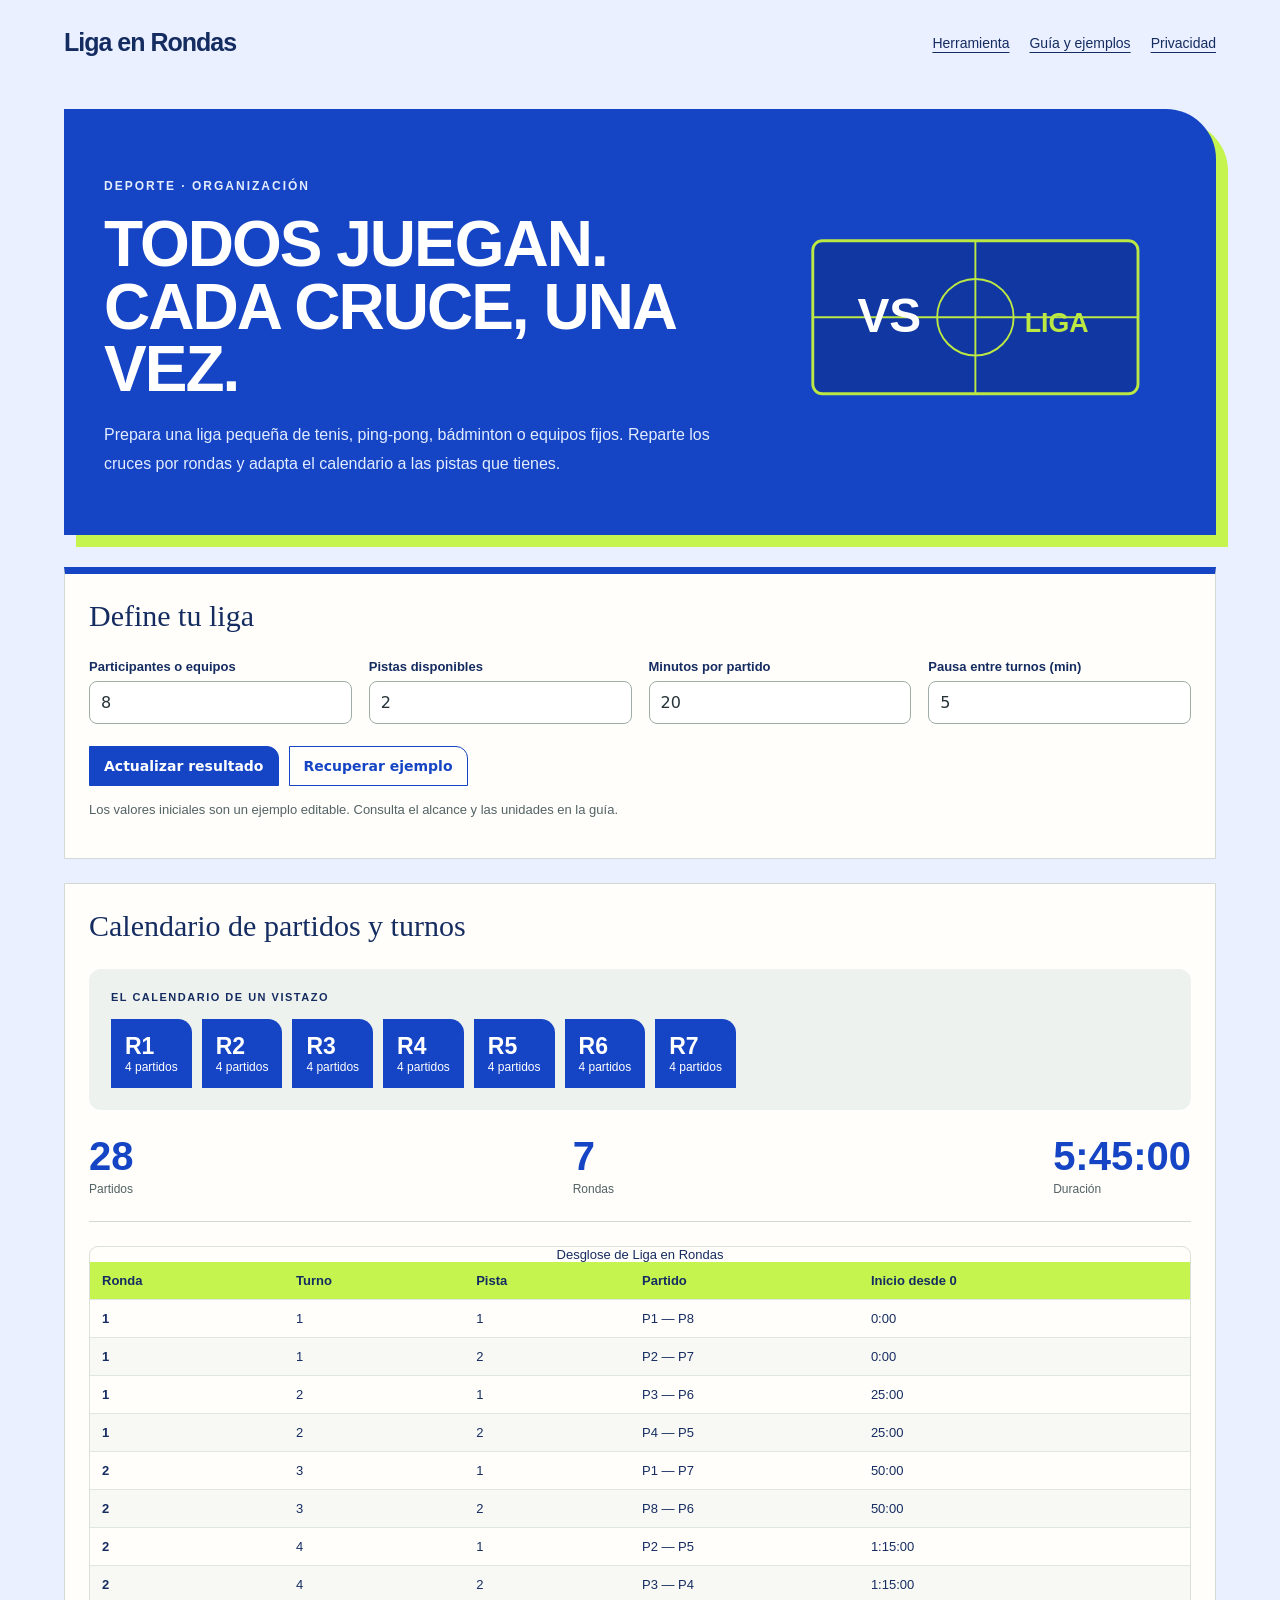
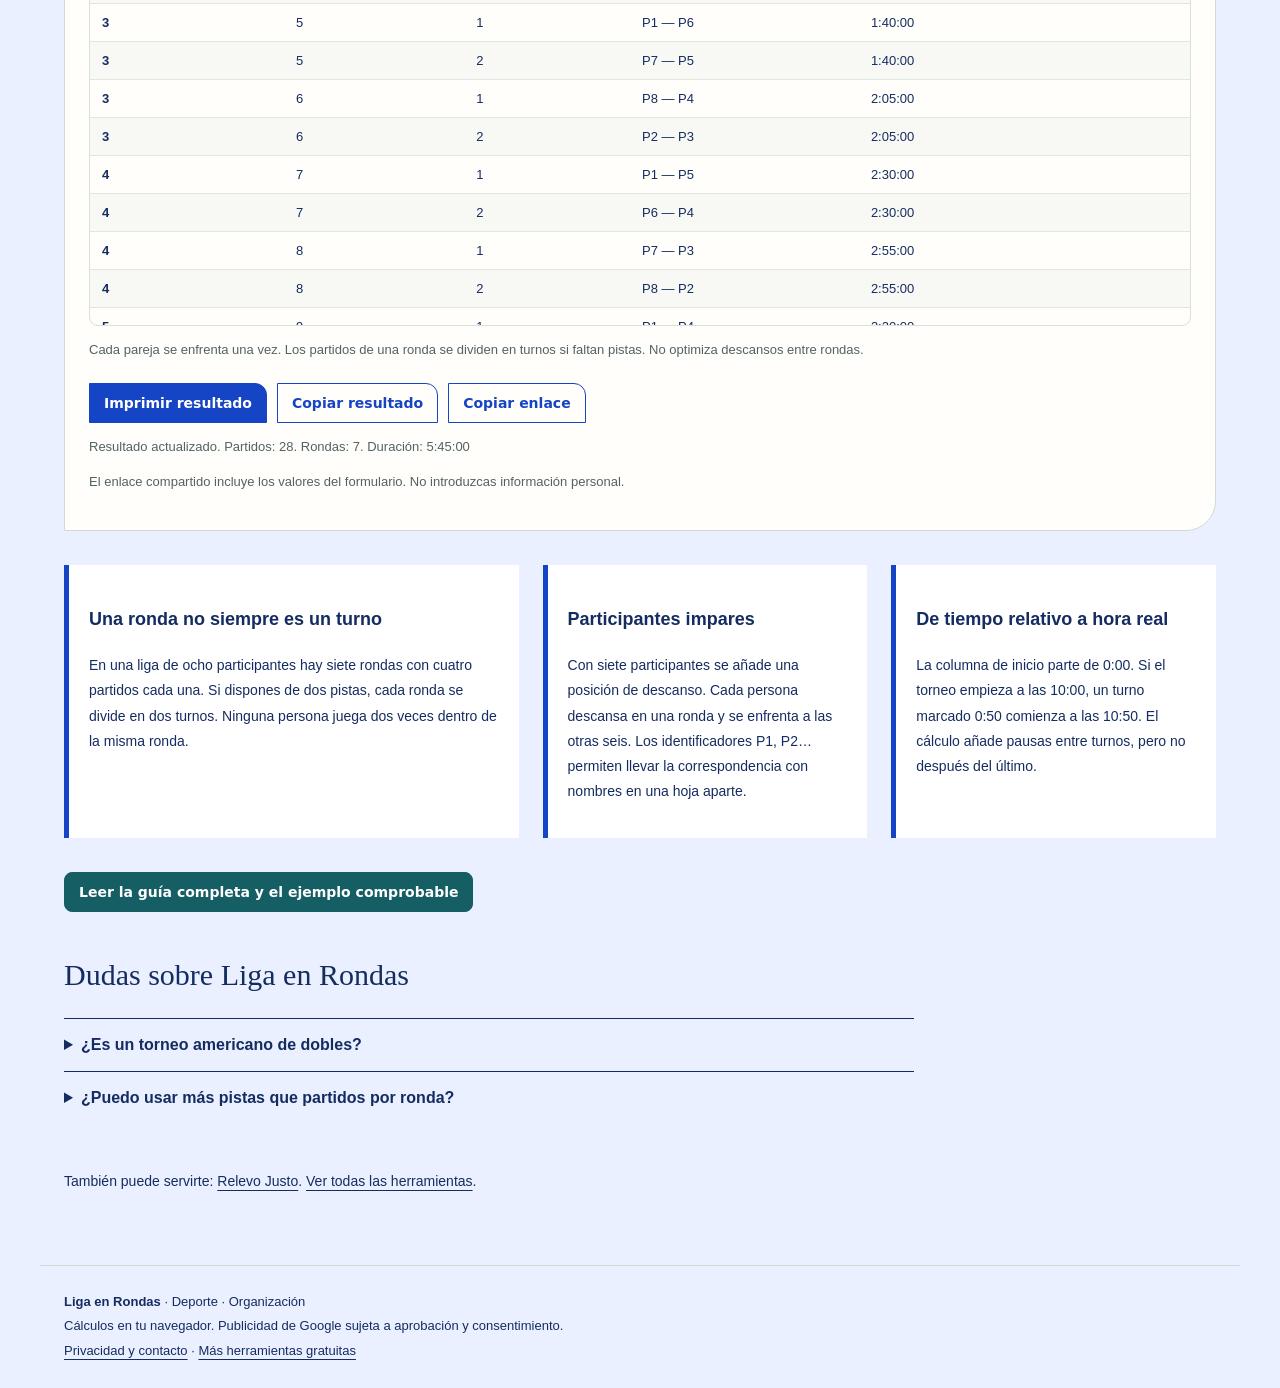
<file: index.html>
<!doctype html><html lang="es"><head><meta charset="utf-8"><meta name="viewport" content="width=device-width,initial-scale=1"><meta name="theme-color" content="#155e63"><title>Generador de liga todos contra todos con varias pistas | Liga en Rondas</title><meta name="description" content="Organiza partidos individuales o equipos fijos: cruces sin repetir, descansos por ronda y horarios relativos para varias pistas. Gratis y sin registro."><link rel="canonical" href="https://ilga25.github.io/liga-en-rondas/"><link rel="icon" href="favicon.svg?v=20261021-identidad2" type="image/svg+xml"><link rel="stylesheet" href="style.css?v=20261021-identidad2"><style>:root{--accent:#155e63}</style><script async src="https://pagead2.googlesyndication.com/pagead/js/adsbygoogle.js?client=ca-pub-2632653491273997" crossorigin="anonymous"></script><script src="privacy-options.js?v=20261021-identidad2" defer></script><script src="math.js?v=20261021-identidad2" defer></script><script src="app.js?v=20261021-identidad2" defer></script><script id="tool-config" type="application/json">{"slug": "liga-en-rondas", "name": "Liga en Rondas", "kind": "league", "category": "Deporte · Organización", "color": "#155e63", "title": "Generador de liga todos contra todos con varias pistas", "description": "Organiza partidos individuales o equipos fijos: cruces sin repetir, descansos por ronda y horarios relativos para varias pistas. Gratis y sin registro.", "hero": "Todos juegan. Cada cruce, una vez.", "intro": "Prepara una liga pequeña de tenis, ping-pong, bádminton o equipos fijos. Reparte los cruces por rondas y adapta el calendario a las pistas que tienes.", "fields": [["players", "Participantes o equipos", 8, 2, 24, 1], ["courts", "Pistas disponibles", 2, 1, 12, 1], ["minutes", "Minutos por partido", 20, 1, 240, 1], ["break", "Pausa entre turnos (min)", 5, 0, 60, 1]], "guide": [["Una ronda no siempre es un turno", "En una liga de ocho participantes hay siete rondas con cuatro partidos cada una. Si dispones de dos pistas, cada ronda se divide en dos turnos. Ninguna persona juega dos veces dentro de la misma ronda."], ["Participantes impares", "Con siete participantes se añade una posición de descanso. Cada persona descansa en una ronda y se enfrenta a las otras seis. Los identificadores P1, P2… permiten llevar la correspondencia con nombres en una hoja aparte."], ["De tiempo relativo a hora real", "La columna de inicio parte de 0:00. Si el torneo empieza a las 10:00, un turno marcado 0:50 comienza a las 10:50. El cálculo añade pausas entre turnos, pero no después del último."], ["Alcance del calendario", "La herramienta genera todos contra todos a una vuelta, con duelos de dos participantes o dos equipos fijos. No rota parejas de dobles, asigna cabezas de serie ni garantiza descansos óptimos entre rondas. El orden es determinista, sin sorteo."], ["Ejemplo comprobable", "Ocho participantes generan 28 partidos. En dos pistas, con partidos de veinte minutos y pausas de cinco, hacen falta catorce turnos: 280 minutos de juego y 65 de pausas, un total de 5:45:00."]]}</script><script type="application/ld+json">{"@context": "https://schema.org", "@type": "WebApplication", "name": "Liga en Rondas", "url": "https://ilga25.github.io/liga-en-rondas/", "description": "Organiza partidos individuales o equipos fijos: cruces sin repetir, descansos por ronda y horarios relativos para varias pistas. Gratis y sin registro.", "inLanguage": "es", "operatingSystem": "Any", "applicationCategory": "UtilitiesApplication", "offers": {"@type": "Offer", "price": "0", "priceCurrency": "EUR"}}</script><meta property="og:type" content="website"><meta property="og:locale" content="es_ES"><meta property="og:url" content="https://ilga25.github.io/liga-en-rondas/"><meta property="og:title" content="Generador de liga todos contra todos con varias pistas | Liga en Rondas"><meta name="twitter:card" content="summary"><meta property="og:description" content="Organiza partidos individuales o equipos fijos: cruces sin repetir, descansos por ronda y horarios relativos para varias pistas. Gratis y sin registro."></head><body class="theme-league"><a href="#main" class="skip">Saltar al contenido</a><header><a href="./">Liga en Rondas</a><nav aria-label="Principal"><a href="./">Herramienta</a><a href="guia.html">Guía y ejemplos</a><a href="privacidad.html">Privacidad</a></nav></header><main id="main"><section class="hero"><div class="hero-copy"><p class="eyebrow">Deporte · Organización</p><h1>Todos juegan. Cada cruce, una vez.</h1><p class="intro">Prepara una liga pequeña de tenis, ping-pong, bádminton o equipos fijos. Reparte los cruces por rondas y adapta el calendario a las pistas que tienes.</p></div><div class="brand-art" aria-hidden="true"><svg viewBox="0 0 400 230"><rect x="30" y="30" width="340" height="160" rx="10" fill="#1137a2" stroke="#bce843" stroke-width="3"/><path d="M200 30v160M30 110h340" stroke="#bce843" stroke-width="2"/><circle cx="200" cy="110" r="40" fill="none" stroke="#bce843" stroke-width="2"/><text x="110" y="125" text-anchor="middle" fill="white" font-size="50" font-weight="900">VS</text><text x="285" y="125" text-anchor="middle" fill="#bce843" font-size="28" font-weight="900">LIGA</text></svg></div></section><div class="workspace"><section class="panel inputs"><h2>Define tu liga</h2><form id="form"><div class="fields"><label class="field">Participantes o equipos<input id="players" type="number" min="2" max="24" step="1" value="8" required></label><label class="field">Pistas disponibles<input id="courts" type="number" min="1" max="12" step="1" value="2" required></label><label class="field">Minutos por partido<input id="minutes" type="number" min="1" max="240" step="1" value="20" required></label><label class="field">Pausa entre turnos (min)<input id="break" type="number" min="0" max="60" step="1" value="5" required></label></div><div class="actions"><button type="submit">Actualizar resultado</button><button id="reset" class="secondary" type="button">Recuperar ejemplo</button></div></form><p class="small">Los valores iniciales son un ejemplo editable. Consulta el alcance y las unidades en la guía.</p></section><section class="panel output"><h2>Calendario de partidos y turnos</h2><noscript>Activa JavaScript para utilizar la herramienta. La guía se puede consultar sin JavaScript.</noscript><p id="error" role="alert" hidden></p><div id="result"><div id="feature-viz"></div><div id="metrics" class="metrics"></div><div class="table-wrap"><table><caption>Desglose de Liga en Rondas</caption><thead><tr id="head-row"></tr></thead><tbody id="body-rows"></tbody></table></div><p id="note" class="small"></p></div><div class="actions"><button id="print" type="button">Imprimir resultado</button><button id="copy" type="button" class="secondary">Copiar resultado</button><button id="share" type="button" class="secondary">Copiar enlace</button></div><p id="feedback" role="status" class="small"></p><textarea id="copy-field" aria-label="Contenido para copiar" readonly hidden></textarea><p id="status" role="status" class="small"></p><p class="small share-note">El enlace compartido incluye los valores del formulario. No introduzcas información personal.</p></section></div><section class="cards"><article><h3>Una ronda no siempre es un turno</h3><p>En una liga de ocho participantes hay siete rondas con cuatro partidos cada una. Si dispones de dos pistas, cada ronda se divide en dos turnos. Ninguna persona juega dos veces dentro de la misma ronda.</p></article><article><h3>Participantes impares</h3><p>Con siete participantes se añade una posición de descanso. Cada persona descansa en una ronda y se enfrenta a las otras seis. Los identificadores P1, P2… permiten llevar la correspondencia con nombres en una hoja aparte.</p></article><article><h3>De tiempo relativo a hora real</h3><p>La columna de inicio parte de 0:00. Si el torneo empieza a las 10:00, un turno marcado 0:50 comienza a las 10:50. El cálculo añade pausas entre turnos, pero no después del último.</p></article></section><p class="guide-link"><a class="button" href="guia.html">Leer la guía completa y el ejemplo comprobable</a></p><!-- EXTRA IDENTIDAD --><section class="faq-custom"><h2>Dudas sobre Liga en Rondas</h2><details><summary>¿Es un torneo americano de dobles?</summary><p>No. Cada participante representa una persona o un equipo fijo. No se cambian parejas durante las rondas.</p></details><details><summary>¿Puedo usar más pistas que partidos por ronda?</summary><p>Sí. Las pistas sobrantes quedan libres; no se inventan partidos para llenarlas.</p></details></section><p class="related-tool">También puede servirte: <a href="https://ilga25.github.io/relevo-justo/">Relevo Justo</a>. <a href="https://ilga25.github.io/herramientas.html">Ver todas las herramientas</a>.</p><!-- FIN EXTRA IDENTIDAD --></main><footer><strong>Liga en Rondas</strong> · Deporte · Organización<br>Cálculos en tu navegador. Publicidad de Google sujeta a aprobación y consentimiento.<br><a href="privacidad.html">Privacidad y contacto</a> · <a href="https://ilga25.github.io/herramientas.html">Más herramientas gratuitas</a><div><button type="button" id="privacy-options" class="secondary" hidden>Opciones de privacidad</button></div></footer></body></html>
</file>
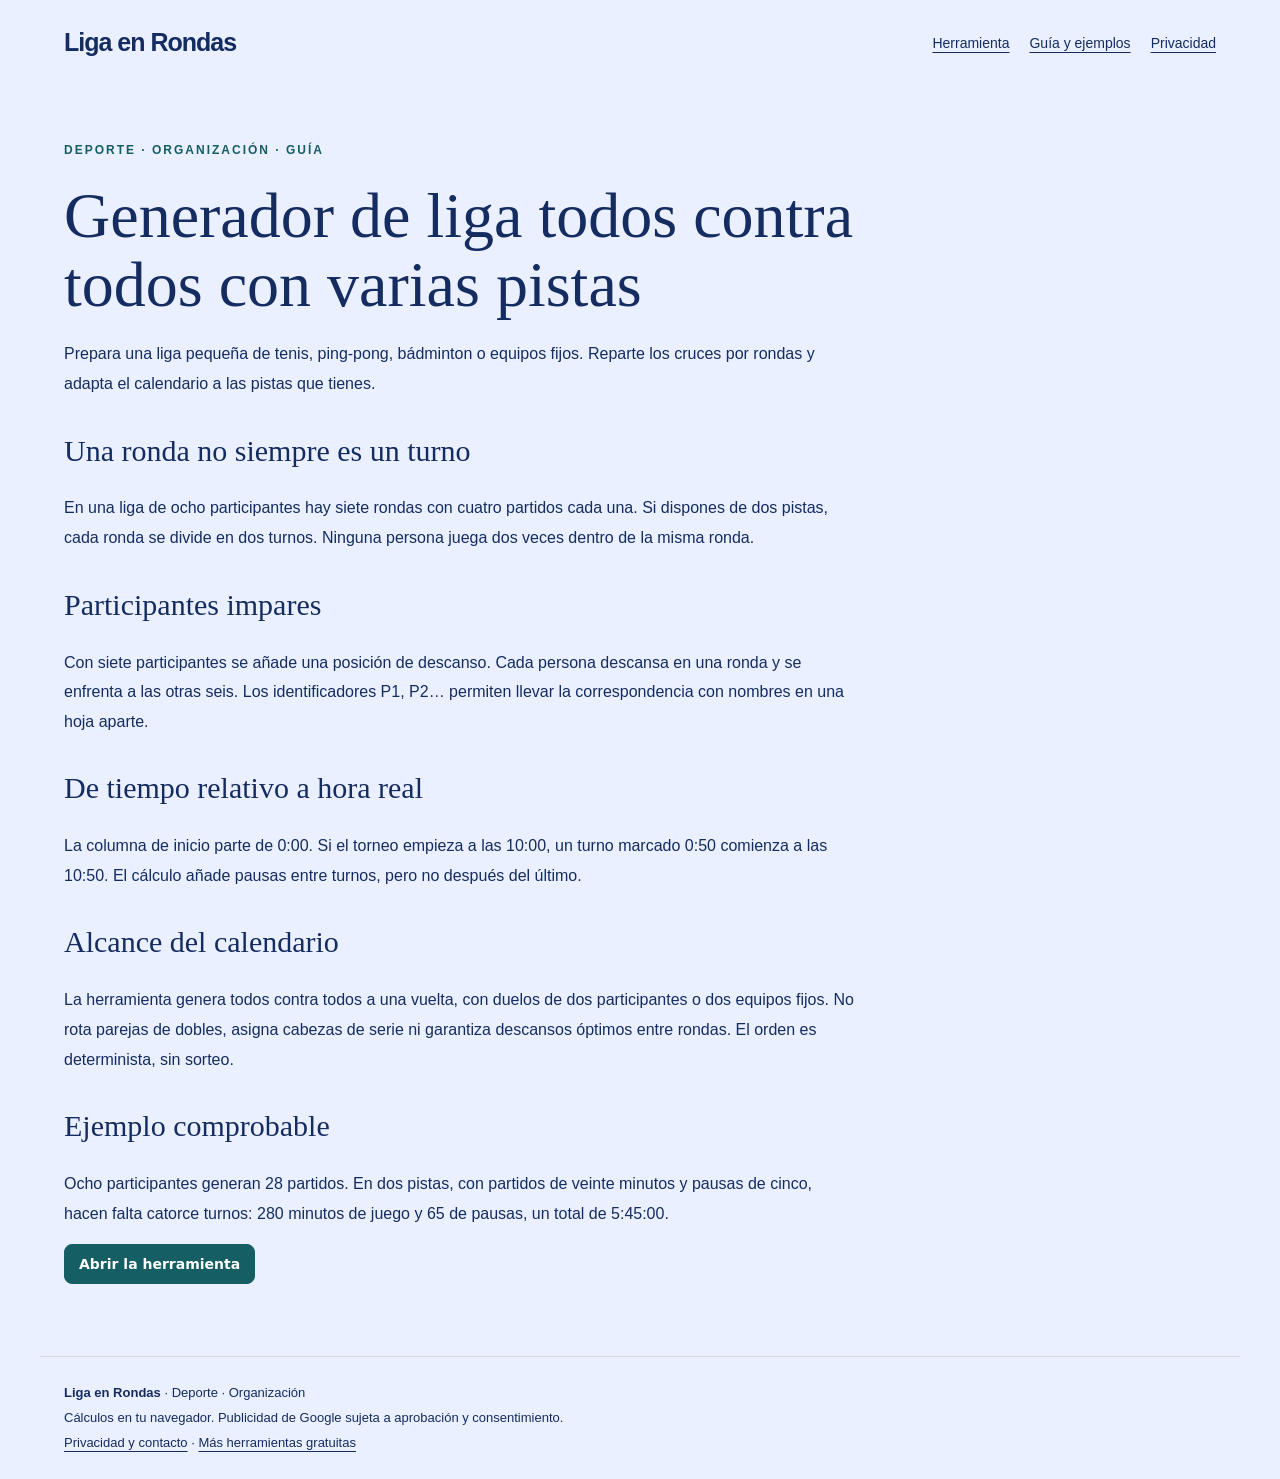
<file: guia.html>
<!doctype html><html lang="es"><head><meta charset="utf-8"><meta name="viewport" content="width=device-width,initial-scale=1"><meta name="theme-color" content="#155e63"><title>Guía y ejemplo de Liga en Rondas | Liga en Rondas</title><meta name="description" content="Método, unidades, ejemplo resuelto y límites de Liga en Rondas."><link rel="canonical" href="https://ilga25.github.io/liga-en-rondas/guia.html"><link rel="icon" href="favicon.svg?v=20261021-identidad2" type="image/svg+xml"><link rel="stylesheet" href="style.css?v=20261021-identidad2"><style>:root{--accent:#155e63}</style><script async src="https://pagead2.googlesyndication.com/pagead/js/adsbygoogle.js?client=ca-pub-2632653491273997" crossorigin="anonymous"></script><script src="privacy-options.js?v=20261021-identidad2" defer></script><meta property="og:type" content="website"><meta property="og:locale" content="es_ES"><meta property="og:url" content="https://ilga25.github.io/liga-en-rondas/guia.html"><meta property="og:title" content="Guía y ejemplo de Liga en Rondas | Liga en Rondas"><meta name="twitter:card" content="summary"><meta property="og:description" content="Método, unidades, ejemplo resuelto y límites de Liga en Rondas."></head><body class="theme-league"><a href="#main" class="skip">Saltar al contenido</a><header><a href="./">Liga en Rondas</a><nav aria-label="Principal"><a href="./">Herramienta</a><a href="guia.html">Guía y ejemplos</a><a href="privacidad.html">Privacidad</a></nav></header><main id="main"><article class="reading"><p class="eyebrow">Deporte · Organización · Guía</p><h1>Generador de liga todos contra todos con varias pistas</h1><p>Prepara una liga pequeña de tenis, ping-pong, bádminton o equipos fijos. Reparte los cruces por rondas y adapta el calendario a las pistas que tienes.</p><h2>Una ronda no siempre es un turno</h2><p>En una liga de ocho participantes hay siete rondas con cuatro partidos cada una. Si dispones de dos pistas, cada ronda se divide en dos turnos. Ninguna persona juega dos veces dentro de la misma ronda.</p><h2>Participantes impares</h2><p>Con siete participantes se añade una posición de descanso. Cada persona descansa en una ronda y se enfrenta a las otras seis. Los identificadores P1, P2… permiten llevar la correspondencia con nombres en una hoja aparte.</p><h2>De tiempo relativo a hora real</h2><p>La columna de inicio parte de 0:00. Si el torneo empieza a las 10:00, un turno marcado 0:50 comienza a las 10:50. El cálculo añade pausas entre turnos, pero no después del último.</p><h2>Alcance del calendario</h2><p>La herramienta genera todos contra todos a una vuelta, con duelos de dos participantes o dos equipos fijos. No rota parejas de dobles, asigna cabezas de serie ni garantiza descansos óptimos entre rondas. El orden es determinista, sin sorteo.</p><h2>Ejemplo comprobable</h2><p>Ocho participantes generan 28 partidos. En dos pistas, con partidos de veinte minutos y pausas de cinco, hacen falta catorce turnos: 280 minutos de juego y 65 de pausas, un total de 5:45:00.</p><p><a class="button" href="./">Abrir la herramienta</a></p></article></main><footer><strong>Liga en Rondas</strong> · Deporte · Organización<br>Cálculos en tu navegador. Publicidad de Google sujeta a aprobación y consentimiento.<br><a href="privacidad.html">Privacidad y contacto</a> · <a href="https://ilga25.github.io/herramientas.html">Más herramientas gratuitas</a><div><button type="button" id="privacy-options" class="secondary" hidden>Opciones de privacidad</button></div></footer></body></html>
</file>
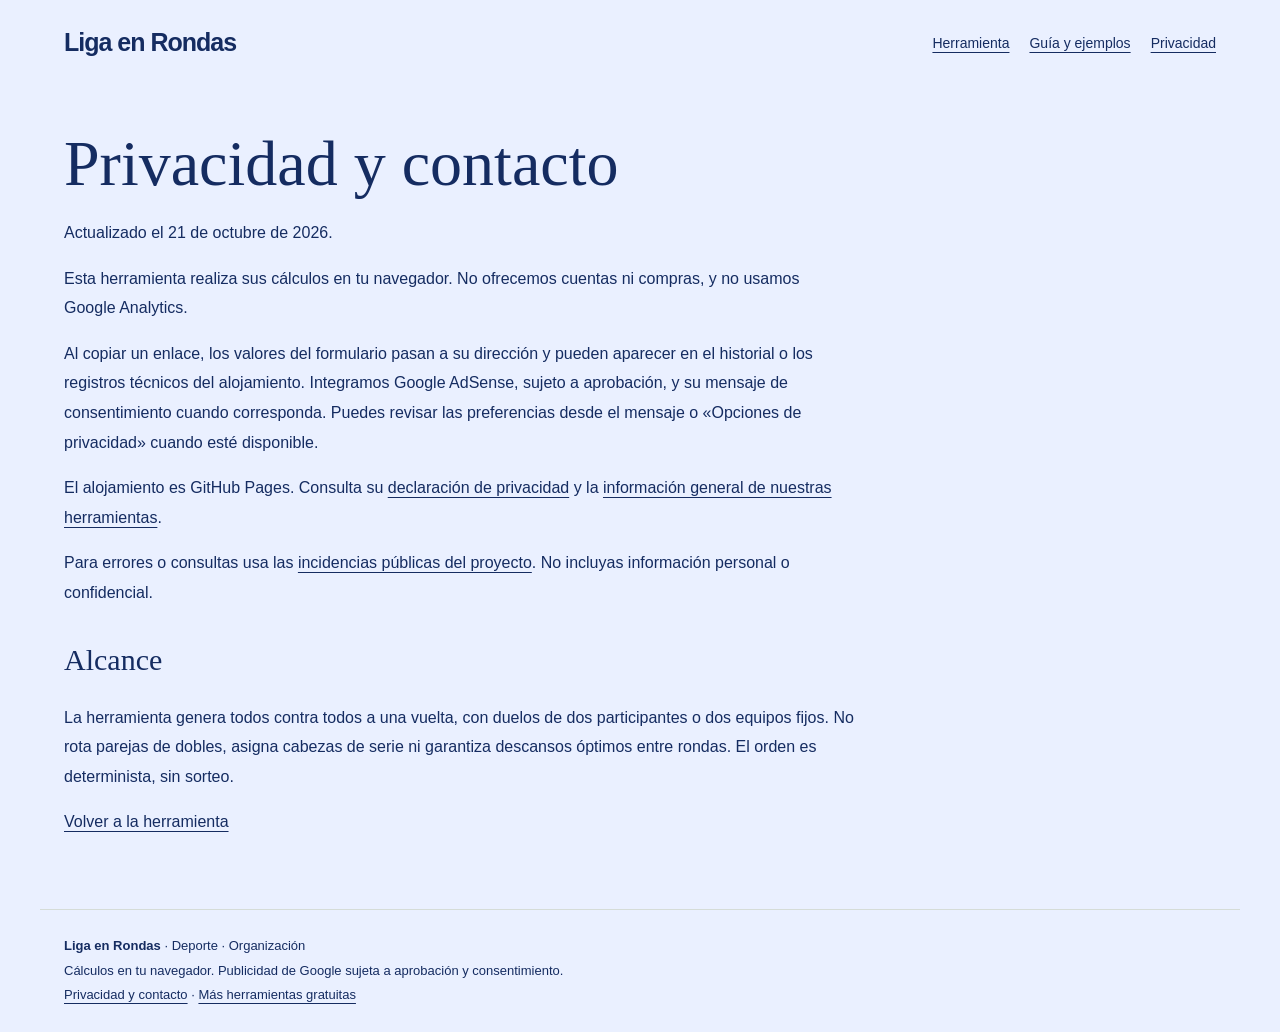
<file: privacidad.html>
<!doctype html><html lang="es"><head><meta charset="utf-8"><meta name="viewport" content="width=device-width,initial-scale=1"><meta name="theme-color" content="#155e63"><title>Privacidad y contacto | Liga en Rondas</title><meta name="description" content="Privacidad, alojamiento y contacto de Liga en Rondas."><link rel="canonical" href="https://ilga25.github.io/liga-en-rondas/privacidad.html"><link rel="icon" href="favicon.svg?v=20261021-identidad2" type="image/svg+xml"><link rel="stylesheet" href="style.css?v=20261021-identidad2"><style>:root{--accent:#155e63}</style><meta property="og:type" content="website"><meta property="og:locale" content="es_ES"><meta property="og:url" content="https://ilga25.github.io/liga-en-rondas/privacidad.html"><meta property="og:title" content="Privacidad y contacto | Liga en Rondas"><meta name="twitter:card" content="summary"><meta property="og:description" content="Privacidad, alojamiento y contacto de Liga en Rondas."></head><body class="theme-league"><a href="#main" class="skip">Saltar al contenido</a><header><a href="./">Liga en Rondas</a><nav aria-label="Principal"><a href="./">Herramienta</a><a href="guia.html">Guía y ejemplos</a><a href="privacidad.html">Privacidad</a></nav></header><main id="main"><article class="reading"><h1>Privacidad y contacto</h1><p>Actualizado el 21 de octubre de 2026.</p><p>Esta herramienta realiza sus cálculos en tu navegador. No ofrecemos cuentas ni compras, y no usamos Google Analytics.</p><p>Al copiar un enlace, los valores del formulario pasan a su dirección y pueden aparecer en el historial o los registros técnicos del alojamiento. Integramos Google AdSense, sujeto a aprobación, y su mensaje de consentimiento cuando corresponda. Puedes revisar las preferencias desde el mensaje o «Opciones de privacidad» cuando esté disponible.</p><p>El alojamiento es GitHub Pages. Consulta su <a href="https://docs.github.com/site-policy/privacy-policies/github-general-privacy-statement">declaración de privacidad</a> y la <a href="https://ilga25.github.io/privacidad-herramientas.html">información general de nuestras herramientas</a>.</p><p>Para errores o consultas usa las <a href="https://github.com/ilga25/liga-en-rondas/issues">incidencias públicas del proyecto</a>. No incluyas información personal o confidencial.</p><h2>Alcance</h2><p>La herramienta genera todos contra todos a una vuelta, con duelos de dos participantes o dos equipos fijos. No rota parejas de dobles, asigna cabezas de serie ni garantiza descansos óptimos entre rondas. El orden es determinista, sin sorteo.</p><p><a href="./">Volver a la herramienta</a></p></article></main><footer><strong>Liga en Rondas</strong> · Deporte · Organización<br>Cálculos en tu navegador. Publicidad de Google sujeta a aprobación y consentimiento.<br><a href="privacidad.html">Privacidad y contacto</a> · <a href="https://ilga25.github.io/herramientas.html">Más herramientas gratuitas</a></footer></body></html>
</file>
<file: style.css>
:root{font-family:system-ui,sans-serif;color:#253338;background:#f3f4ef;font-synthesis:none;--accent:#155e63}*{box-sizing:border-box}body{margin:0}a{color:inherit;text-underline-offset:4px}header,main,footer{max-width:1200px;margin:auto;padding:24px}header{display:flex;justify-content:space-between;align-items:center;gap:20px;border-bottom:1px solid #d5dcd7}header>a{font:700 24px Georgia,serif;text-decoration:none}nav{display:flex;flex-wrap:wrap;gap:20px;font-size:14px}.eyebrow{text-transform:uppercase;letter-spacing:2px;font-size:12px;color:var(--accent);font-weight:750;margin-top:30px}h1{font:clamp(40px,5vw,65px)/1.08 Georgia,serif;font-weight:400;max-width:900px;margin:20px 0}h2{font:30px/1.2 Georgia,serif}h3{font-size:18px}.intro{max-width:760px;line-height:1.8;color:#526265}.hero{position:relative;padding-right:70px}.badge{position:absolute;right:10px;top:15px;width:50px;height:50px;border:2px solid var(--accent);color:var(--accent);border-radius:50%;display:grid;place-items:center;font:24px Georgia,serif}.workspace{display:grid;grid-template-columns:minmax(300px,.75fr) minmax(430px,1.35fr);gap:24px;margin:32px 0}.panel{min-width:0;background:#fffefa;border:1px solid #d1dbd4;border-radius:16px;padding:24px}.panel h2{margin-top:0}.fields{display:grid;grid-template-columns:1fr 1fr;gap:17px}.field{font-size:13px;font-weight:650;display:block}.field input,.field select,.field textarea{display:block;width:100%;min-width:0;margin:7px 0 0;border:1px solid #9eaea5;border-radius:8px;background:white;font:16px system-ui;color:#253338;padding:11px}.field textarea{min-height:240px;resize:vertical;font:14px/1.6 ui-monospace,monospace}.text-field{grid-column:1/-1}input:focus,textarea:focus,button:focus-visible{outline:3px solid color-mix(in srgb,var(--accent) 35%,white);outline-offset:2px}.actions{display:flex;gap:10px;flex-wrap:wrap;margin-top:22px}button,.button{border:1px solid var(--accent);border-radius:8px;background:var(--accent);color:white;padding:11px 14px;font:600 14px system-ui;cursor:pointer;text-decoration:none;display:inline-block}button.secondary{background:transparent;color:var(--accent)}button:disabled{opacity:.45;cursor:default}.small{font-size:13px;line-height:1.7;color:#526265}.metrics{display:flex;flex-wrap:wrap;gap:22px;padding:0 0 24px;border-bottom:1px solid #d1dbd4;margin-bottom:24px}.metrics div{max-width:100%}.metrics strong{display:block;font:30px Georgia,serif;overflow-wrap:anywhere}.metrics span{font-size:12px;color:#526265}.table-wrap{overflow:auto;max-height:680px;border:1px solid #dae0da;border-radius:9px}table{border-collapse:collapse;width:100%;font-size:13px}th,td{border-bottom:1px solid #e0e6e0;padding:11px 12px;text-align:left;vertical-align:top}thead{background:#eef1e9;position:sticky;top:0}tbody th{font-weight:600}tbody tr:nth-child(even){background:#f8f9f4}td{white-space:pre-wrap;overflow-wrap:anywhere;max-width:500px}#error{background:#fbece3;color:#833e20;border-left:4px solid #af5b32;padding:18px;line-height:1.6}#copy-field{width:100%;min-height:100px;font:13px monospace}.reading{max-width:790px;line-height:1.85}.reading h2{margin-top:34px}.cards{display:grid;grid-template-columns:repeat(3,1fr);gap:24px;margin:34px 0}.cards article{border-top:2px solid var(--accent);padding-top:10px;font-size:14px;line-height:1.8}footer{border-top:1px solid #d5dcd7;margin-top:32px;font-size:13px;line-height:1.9}.skip{position:absolute;top:-100px}.skip:focus{top:10px;background:white;padding:14px;z-index:10}[hidden]{display:none!important}.prompt-tool .workspace{grid-template-columns:1fr}.prompt-tool .fields{grid-template-columns:1fr 1fr}.prompt-tool .text-field{grid-column:auto}.prompt-tool .table-wrap td:last-child{min-width:280px;max-width:750px;font-family:ui-monospace,monospace}.prompt-tool .table-wrap{max-height:800px}@media(max-width:850px){.workspace{grid-template-columns:1fr}.cards{grid-template-columns:1fr}.prompt-tool .fields{grid-template-columns:1fr}.hero{padding-right:0}.badge{display:none}header{align-items:flex-start;flex-direction:column}h1{font-size:43px}}@media(max-width:420px){header,main,footer{padding:18px}.panel{padding:17px}.fields{grid-template-columns:1fr}nav{gap:14px}}@media print{body{background:white}header,footer,.hero,.inputs,.actions,.small.share-note,.cards,#feedback,#copy-field,.guide-link{display:none}.workspace{display:block}.panel{border:0;padding:0}.table-wrap{max-height:none;overflow:visible;border:0}thead{position:static}tr{break-inside:avoid}table{font-size:10px}main{padding:0}.metrics strong{font-size:24px}}




/* IDENTIDAD PROPIA 2026-10-21 */

.hero-copy{min-width:0}.brand-art{min-width:0;align-self:center}.brand-art svg{display:block;width:100%;height:220px}.feature-strip{display:flex;flex-wrap:wrap;gap:12px;padding:20px 0;margin:16px 0 26px;border-block:1px solid currentColor}.feature-strip span{font-size:12px;font-weight:700;letter-spacing:.8px}.feature-strip a{color:inherit}#feature-viz{margin:0 0 24px;padding:22px;background:color-mix(in srgb,var(--accent) 7%,transparent);border-radius:12px}.viz-title{font-size:11px;font-weight:800;letter-spacing:1.5px;margin:0 0 16px}.viz-caption{font-size:12px;line-height:1.7}.stack{display:flex;height:35px;overflow:hidden;border:1px solid currentColor;border-radius:6px}.stack i{display:block;min-width:0}.viz-key{display:flex;gap:15px;flex-wrap:wrap;margin-top:15px;font-size:12px}.viz-key span{display:flex;align-items:center;gap:6px}.viz-key i{width:10px;height:10px;border-radius:50%}.round-path{display:flex;flex-wrap:wrap;gap:10px}.round-path span{display:flex;flex-direction:column;padding:14px;border:1px solid currentColor;font-size:12px}.round-path b{font-size:23px}.pool-lanes{display:grid;grid-template-columns:repeat(4,1fr);gap:5px;background:#1f9fb3;padding:12px;border:4px solid #91dce4}.pool-lanes span{display:flex;justify-content:space-between;padding:9px 5px;border-bottom:2px dashed #d8f4f1;font-size:12px;color:white;gap:6px}.pool-lanes em{font-style:normal}.minute-bars{display:grid;gap:8px}.minute-bars>div,.chance-bars>div{display:grid;grid-template-columns:35px 1fr 55px;align-items:center;gap:9px;font-size:12px}.minute-bars i,.chance-bars i{height:15px;background:linear-gradient(to right,var(--accent) var(--fill),#8a9a9c20 var(--fill));border-radius:3px}.chance-bars{display:grid;gap:12px}.chance-bars>div{grid-template-columns:28px 1fr 75px}.editor-legend{display:flex;gap:18px;font:12px ui-monospace,monospace;flex-wrap:wrap}.faq-custom{margin:45px 0;max-width:850px}.faq-custom details{padding:17px 0;border-top:1px solid currentColor}.faq-custom summary{font-weight:700;cursor:pointer}.faq-custom p{font-size:14px;line-height:1.8}.related-tool{font-size:14px;line-height:1.8;margin-top:25px}#feature-viz svg{width:100%;max-height:340px;display:block}header a,button{transition:transform .16s ease,background .16s ease}button:hover{transform:translateY(-1px)}@media(prefers-reduced-motion:reduce){*{transition:none!important;scroll-behavior:auto!important}}@media(max-width:800px){.hero{grid-template-columns:1fr!important;padding:24px!important}.brand-art svg{height:150px}.fields{grid-template-columns:1fr 1fr!important}.workspace{grid-template-columns:1fr!important}.inputs,.output{order:initial!important}.metrics{gap:18px}.hero h1{font-size:40px!important;letter-spacing:-1px!important}.pool-lanes{grid-template-columns:repeat(2,1fr)}.feature-strip{gap:10px}header{position:static!important}}@media(max-width:430px){.fields{grid-template-columns:1fr!important}.hero h1{font-size:35px!important}.hero{padding:20px!important}.panel{padding:18px!important}nav{gap:12px!important}}@media print{.brand-art,.feature-strip,.faq-custom,.related-tool{display:none!important}#feature-viz{break-inside:avoid;color:black!important;background:white!important}.stack{height:18px}body,.panel,.output,.inputs{background:white!important;color:black!important}.small,.viz-caption,.viz-title{color:black!important}}

@media(max-width:800px){.cards{grid-template-columns:1fr!important}.cards article{min-width:0;overflow-wrap:anywhere}.reading{max-width:100%}nav{flex-wrap:wrap!important}}

body{background:#eaf0ff;color:#152c61;font-family:Arial,sans-serif}header{border:0;padding-block:28px}header>a{font:900 25px Arial,sans-serif;letter-spacing:-1px}.hero{display:grid;grid-template-columns:1.6fr 1fr;gap:30px;background:#1544c4;color:white;padding:40px;border-radius:0 50px 0 0;box-shadow:12px 12px 0 #c4f44d}.hero h1{font:900 clamp(42px,5vw,70px)/.98 Arial,sans-serif;letter-spacing:-2px;text-transform:uppercase}.hero .eyebrow,.hero .intro{color:#e3edff}.workspace{display:block}.inputs{margin-bottom:24px;border-radius:0;border-top:7px solid #1544c4}.fields{grid-template-columns:repeat(4,1fr)}.output{border-radius:0 0 30px 0}.metrics strong{font:900 40px Arial,sans-serif;color:#1544c4}.metrics{justify-content:space-between}.round-path span{border:0;background:#1544c4;color:white;border-radius:0 14px 0 0}.table-wrap thead{background:#c4f44d}.cards{grid-template-columns:1.4fr 1fr 1fr}.cards article{background:white;border:0;border-left:5px solid #1544c4;padding:20px}button{border-radius:0 12px 0 0;--accent:#1544c4}
@media print{thead,tbody tr:nth-child(even),th,td{background:white!important;color:black!important}.atelier-note,.workshop-strip,.gallery-note,.blueprint-note,#feature-viz{display:none!important}}
</file>
